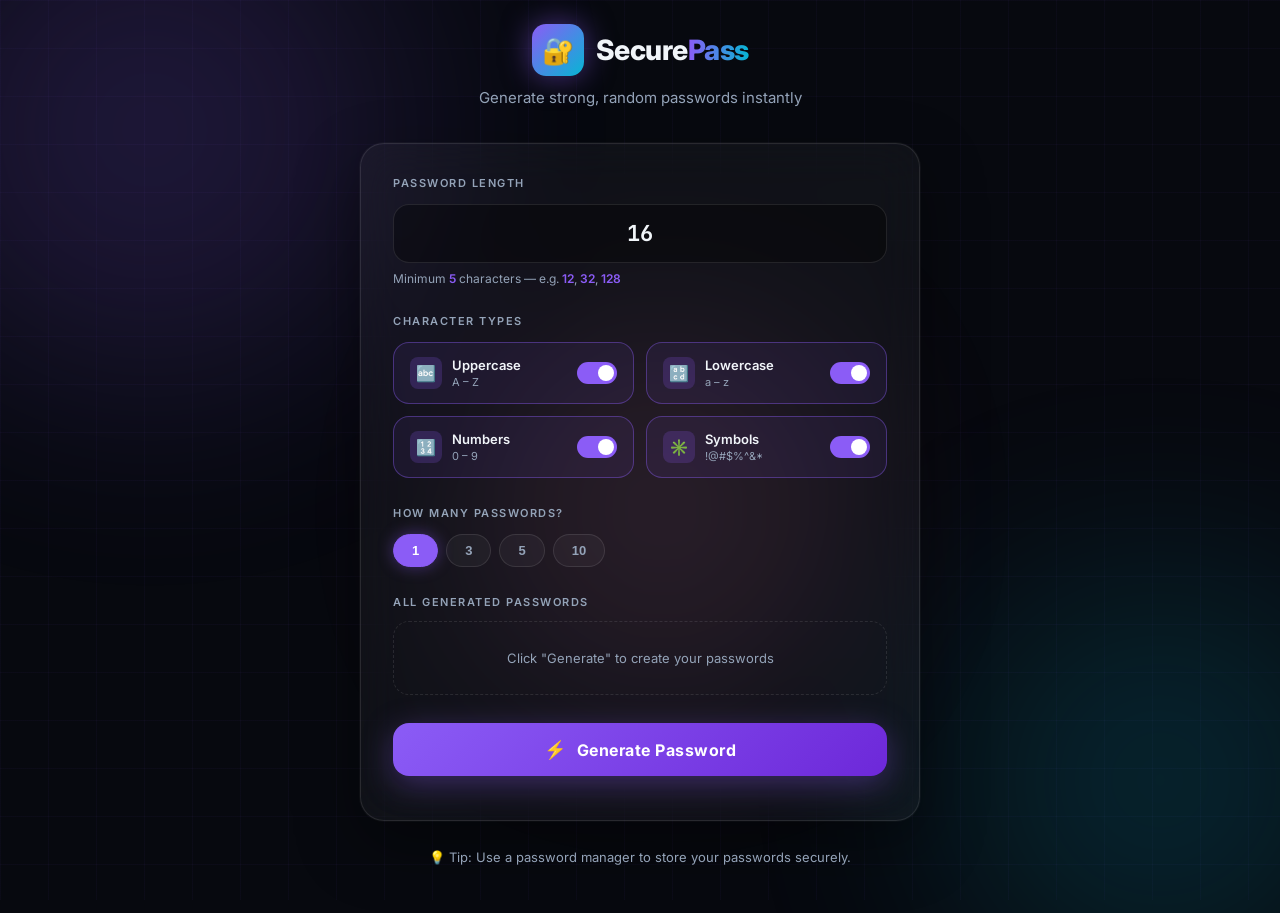
<file: PG/index.html>
<!DOCTYPE html>
<html lang="en">
<head>
  <meta charset="UTF-8" />
  <meta name="viewport" content="width=device-width, initial-scale=1.0" />
  <title>SecurePass — Password Generator</title>
  <meta name="description" content="Generate strong, random, and secure passwords instantly with SecurePass. Customize length and complexity with ease." />
  <link rel="preconnect" href="https://fonts.googleapis.com" />
  <link href="https://fonts.googleapis.com/css2?family=Inter:wght@300;400;500;600;700;800&family=JetBrains+Mono:wght@400;600&display=swap" rel="stylesheet" />
  <style>
    /* ── Reset & Base ── */
    *, *::before, *::after { box-sizing: border-box; margin: 0; padding: 0; }

    :root {
      --bg:          #07090f;
      --surface:     rgba(255,255,255,0.04);
      --surface-2:   rgba(255,255,255,0.08);
      --border:      rgba(255,255,255,0.10);
      --border-glow: rgba(139,92,246,0.40);
      --accent:      #8b5cf6;
      --accent-2:    #06b6d4;
      --accent-3:    #f472b6;
      --text:        #f1f5f9;
      --muted:       #94a3b8;
      --weak:        #ef4444;
      --fair:        #f97316;
      --good:        #eab308;
      --strong:      #22c55e;
      --radius:      16px;
    }

    html { scroll-behavior: smooth; }

    body {
      min-height: 100vh;
      font-family: 'Inter', sans-serif;
      background: var(--bg);
      color: var(--text);
      display: flex;
      flex-direction: column;
      align-items: center;
      justify-content: center;
      padding: 24px 16px 48px;
      position: relative;
      overflow-x: hidden;
    }

    /* ── Animated background blobs ── */
    .blob {
      position: fixed;
      border-radius: 50%;
      filter: blur(120px);
      opacity: 0.18;
      pointer-events: none;
      animation: drift 12s ease-in-out infinite alternate;
    }
    .blob-1 { width: 500px; height: 500px; background: #8b5cf6; top: -120px; left: -100px; animation-delay: 0s; }
    .blob-2 { width: 400px; height: 400px; background: #06b6d4; bottom: -80px; right: -80px; animation-delay: -4s; }
    .blob-3 { width: 300px; height: 300px; background: #f472b6; top: 40%; left: 40%; animation-delay: -8s; }

    @keyframes drift {
      from { transform: translate(0, 0) scale(1); }
      to   { transform: translate(30px, 20px) scale(1.05); }
    }

    /* ── Grid overlay ── */
    body::before {
      content: '';
      position: fixed; inset: 0;
      background-image:
        linear-gradient(rgba(139,92,246,0.04) 1px, transparent 1px),
        linear-gradient(90deg, rgba(139,92,246,0.04) 1px, transparent 1px);
      background-size: 48px 48px;
      pointer-events: none;
    }

    /* ── Header ── */
    .header {
      text-align: center;
      margin-bottom: 36px;
      position: relative;
      z-index: 1;
    }

    .logo {
      display: inline-flex;
      align-items: center;
      gap: 12px;
      margin-bottom: 12px;
    }

    .logo-icon {
      width: 52px; height: 52px;
      background: linear-gradient(135deg, var(--accent), var(--accent-2));
      border-radius: 14px;
      display: flex; align-items: center; justify-content: center;
      font-size: 26px;
      box-shadow: 0 0 30px rgba(139,92,246,0.5);
      animation: pulse-glow 3s ease-in-out infinite;
    }

    @keyframes pulse-glow {
      0%, 100% { box-shadow: 0 0 20px rgba(139,92,246,0.4); }
      50%       { box-shadow: 0 0 40px rgba(139,92,246,0.7), 0 0 60px rgba(6,182,212,0.3); }
    }

    .logo-text { font-size: 28px; font-weight: 800; letter-spacing: -0.5px; }
    .logo-text span { background: linear-gradient(90deg, var(--accent), var(--accent-2)); -webkit-background-clip: text; -webkit-text-fill-color: transparent; }

    .tagline { color: var(--muted); font-size: 15px; font-weight: 400; }

    /* ── Card ── */
    .card {
      width: 100%;
      max-width: 560px;
      background: var(--surface);
      border: 1px solid var(--border);
      border-radius: 24px;
      padding: 32px;
      backdrop-filter: blur(24px);
      -webkit-backdrop-filter: blur(24px);
      position: relative;
      z-index: 1;
      box-shadow: 0 24px 64px rgba(0,0,0,0.4), 0 0 0 1px rgba(255,255,255,0.04);
      animation: card-in 0.6s cubic-bezier(0.16,1,0.3,1) both;
    }

    @keyframes card-in {
      from { opacity: 0; transform: translateY(24px) scale(0.98); }
      to   { opacity: 1; transform: translateY(0) scale(1); }
    }

    /* ── Strength badge (inline per row) ── */
    .strength-badge {
      font-size: 10px;
      font-weight: 700;
      letter-spacing: 0.8px;
      text-transform: uppercase;
      padding: 3px 9px;
      border-radius: 20px;
      border: 1px solid currentColor;
      white-space: nowrap;
      flex-shrink: 0;
    }

    /* ── Section label ── */
    .section-label {
      font-size: 11px;
      font-weight: 600;
      letter-spacing: 1.5px;
      text-transform: uppercase;
      color: var(--muted);
      margin-bottom: 14px;
    }

    /* ── Length Input ── */
    .length-wrap { margin-bottom: 28px; }

    .length-header {
      display: flex;
      justify-content: space-between;
      align-items: center;
      margin-bottom: 14px;
    }

    .length-input-row {
      display: flex;
      align-items: center;
      gap: 12px;
    }

    .length-input {
      flex: 1;
      background: rgba(0,0,0,0.35);
      border: 1px solid var(--border);
      border-radius: var(--radius);
      padding: 14px 18px;
      font-family: 'JetBrains Mono', monospace;
      font-size: 22px;
      font-weight: 700;
      color: var(--text);
      outline: none;
      transition: border-color 0.25s, box-shadow 0.25s;
      width: 100%;
      text-align: center;
      -moz-appearance: textfield;
    }

    .length-input::-webkit-outer-spin-button,
    .length-input::-webkit-inner-spin-button { -webkit-appearance: none; }

    .length-input:focus {
      border-color: var(--border-glow);
      box-shadow: 0 0 0 3px rgba(139,92,246,0.15);
    }

    .length-input.invalid {
      border-color: #ef4444;
      box-shadow: 0 0 0 3px rgba(239,68,68,0.15);
    }

    .length-hint {
      font-size: 12px;
      color: var(--muted);
      margin-top: 8px;
    }

    .length-hint span {
      color: var(--accent);
      font-weight: 600;
    }

    /* ── Toggles ── */
    .toggles-grid {
      display: grid;
      grid-template-columns: 1fr 1fr;
      gap: 12px;
      margin-bottom: 28px;
    }

    .toggle-card {
      background: var(--surface);
      border: 1px solid var(--border);
      border-radius: var(--radius);
      padding: 14px 16px;
      display: flex;
      align-items: center;
      justify-content: space-between;
      cursor: pointer;
      transition: border-color 0.25s, background 0.25s, transform 0.15s;
      user-select: none;
    }

    .toggle-card:hover { background: var(--surface-2); transform: translateY(-1px); }
    .toggle-card.active { border-color: var(--border-glow); background: rgba(139,92,246,0.08); }

    .toggle-info { display: flex; align-items: center; gap: 10px; }

    .toggle-icon {
      width: 32px; height: 32px;
      border-radius: 8px;
      display: flex; align-items: center; justify-content: center;
      font-size: 16px;
      background: rgba(255,255,255,0.06);
      transition: background 0.25s;
    }

    .toggle-card.active .toggle-icon { background: rgba(139,92,246,0.2); }

    .toggle-name { font-size: 13px; font-weight: 600; color: var(--text); }
    .toggle-desc { font-size: 11px; color: var(--muted); margin-top: 2px; }

    /* Custom toggle switch */
    .switch {
      position: relative;
      width: 40px; height: 22px;
      flex-shrink: 0;
    }

    .switch input { display: none; }

    .switch-track {
      position: absolute; inset: 0;
      background: rgba(255,255,255,0.1);
      border-radius: 99px;
      transition: background 0.3s;
    }

    .switch-thumb {
      position: absolute;
      top: 3px; left: 3px;
      width: 16px; height: 16px;
      background: #fff;
      border-radius: 50%;
      transition: transform 0.3s cubic-bezier(0.34,1.56,0.64,1);
    }

    .switch input:checked ~ .switch-track { background: var(--accent); }
    .switch input:checked ~ .switch-thumb { transform: translateX(18px); }

    /* ── Count selector ── */
    .count-wrap { margin-bottom: 28px; }

    .count-pills {
      display: flex;
      gap: 8px;
      flex-wrap: wrap;
    }

    .count-pill {
      padding: 8px 18px;
      border-radius: 99px;
      border: 1px solid var(--border);
      background: var(--surface);
      color: var(--muted);
      font-size: 13px;
      font-weight: 600;
      cursor: pointer;
      transition: all 0.2s;
    }

    .count-pill:hover { border-color: var(--accent); color: var(--accent); }
    .count-pill.active { background: var(--accent); border-color: var(--accent); color: #fff; box-shadow: 0 0 16px rgba(139,92,246,0.4); }

    /* ── Generate button ── */
    .generate-btn {
      width: 100%;
      padding: 16px;
      border: none;
      border-radius: var(--radius);
      background: linear-gradient(135deg, var(--accent), #6d28d9);
      color: #fff;
      font-family: 'Inter', sans-serif;
      font-size: 16px;
      font-weight: 700;
      letter-spacing: 0.5px;
      cursor: pointer;
      position: relative;
      overflow: hidden;
      transition: transform 0.2s, box-shadow 0.3s;
      box-shadow: 0 8px 32px rgba(139,92,246,0.35);
      margin-bottom: 12px;
    }

    .generate-btn::before {
      content: '';
      position: absolute; inset: 0;
      background: linear-gradient(135deg, rgba(255,255,255,0.15), transparent);
      opacity: 0;
      transition: opacity 0.2s;
    }

    .generate-btn:hover { transform: translateY(-2px); box-shadow: 0 12px 40px rgba(139,92,246,0.5); }
    .generate-btn:hover::before { opacity: 1; }
    .generate-btn:active { transform: translateY(0); }

    .generate-btn.spinning .btn-icon { animation: spin 0.6s linear; }

    @keyframes spin { to { transform: rotate(360deg); } }

    .btn-inner {
      display: flex; align-items: center; justify-content: center; gap: 10px;
      pointer-events: none;
    }

    .btn-icon { font-size: 18px; display: inline-block; }

    /* ── Password list ── */
    .history-wrap {
      margin-top: 0;
      margin-bottom: 28px;
    }

    .history-empty {
      text-align: center;
      color: var(--muted);
      font-size: 13px;
      padding: 28px 0;
      border: 1px dashed var(--border);
      border-radius: var(--radius);
    }

    .history-item {
      display: flex;
      align-items: center;
      justify-content: space-between;
      padding: 14px 16px;
      background: rgba(0,0,0,0.28);
      border: 1px solid var(--border);
      border-radius: 12px;
      margin-bottom: 10px;
      animation: slide-in 0.35s cubic-bezier(0.16,1,0.3,1) both;
      gap: 12px;
      transition: border-color 0.2s;
    }

    .history-item:hover { border-color: var(--border-glow); }

    @keyframes slide-in {
      from { opacity: 0; transform: translateY(-8px); }
      to   { opacity: 1; transform: translateY(0); }
    }

    .history-left {
      display: flex;
      flex-direction: column;
      gap: 6px;
      flex: 1;
      min-width: 0;
    }

    .history-pwd {
      font-family: 'JetBrains Mono', monospace;
      font-size: 14px;
      font-weight: 600;
      color: var(--text);
      word-break: break-all;
    }

    .history-meta {
      display: flex;
      align-items: center;
      gap: 8px;
    }

    .history-len {
      font-size: 11px;
      color: var(--muted);
    }

    .history-copy {
      flex-shrink: 0;
      padding: 7px 14px;
      border-radius: 8px;
      border: 1px solid var(--border);
      background: var(--surface-2);
      color: var(--muted);
      font-size: 12px;
      font-weight: 600;
      cursor: pointer;
      transition: all 0.2s;
    }

    .history-copy:hover { border-color: var(--accent); color: var(--accent); background: rgba(139,92,246,0.1); }
    .history-copy.copied { border-color: var(--strong); color: var(--strong); background: rgba(34,197,94,0.1); }

    /* ── Footer ── */
    .footer {
      margin-top: 28px;
      text-align: center;
      color: var(--muted);
      font-size: 13px;
      position: relative;
      z-index: 1;
    }

    .footer a { color: var(--accent); text-decoration: none; }

    /* ── Toast ── */
    .toast {
      position: fixed;
      bottom: 32px;
      left: 50%;
      transform: translateX(-50%) translateY(80px);
      background: rgba(34,197,94,0.15);
      border: 1px solid rgba(34,197,94,0.4);
      color: var(--strong);
      padding: 10px 20px;
      border-radius: 99px;
      font-size: 13px;
      font-weight: 600;
      backdrop-filter: blur(12px);
      transition: transform 0.4s cubic-bezier(0.34,1.56,0.64,1), opacity 0.3s;
      z-index: 9999;
      pointer-events: none;
      opacity: 0;
    }

    .toast.show { transform: translateX(-50%) translateY(0); opacity: 1; }

    /* ── Responsive ── */
    @media (max-width: 480px) {
      .card { padding: 24px 18px; }
      .toggles-grid { grid-template-columns: 1fr; }
      .output-box { font-size: 15px; }
    }
  </style>
</head>
<body>

  <!-- Animated blobs -->
  <div class="blob blob-1"></div>
  <div class="blob blob-2"></div>
  <div class="blob blob-3"></div>

  <!-- Header -->
  <header class="header">
    <div class="logo">
      <div class="logo-icon">🔐</div>
      <div class="logo-text">Secure<span>Pass</span></div>
    </div>
    <p class="tagline">Generate strong, random passwords instantly</p>
  </header>

  <!-- Main Card -->
  <main class="card" role="main">

    <!-- Length Input -->
    <div class="length-wrap">
      <div class="section-label">Password Length</div>
      <div class="length-input-row">
        <input
          type="number"
          id="lengthInput"
          value="16"
          min="5"
          placeholder="e.g. 24"
          class="length-input"
          aria-label="Password length"
        />
      </div>
      <div class="length-hint">Minimum <span>5</span> characters &mdash; e.g. <span>12</span>, <span>32</span>, <span>128</span></div>
    </div>

    <!-- Complexity Toggles -->
    <div class="section-label">Character Types</div>
    <div class="toggles-grid">

      <label class="toggle-card active" id="card-upper" for="toggle-upper">
        <div class="toggle-info">
          <div class="toggle-icon">🔤</div>
          <div>
            <div class="toggle-name">Uppercase</div>
            <div class="toggle-desc">A – Z</div>
          </div>
        </div>
        <div class="switch">
          <input type="checkbox" id="toggle-upper" checked />
          <div class="switch-track"></div>
          <div class="switch-thumb"></div>
        </div>
      </label>

      <label class="toggle-card active" id="card-lower" for="toggle-lower">
        <div class="toggle-info">
          <div class="toggle-icon">🔡</div>
          <div>
            <div class="toggle-name">Lowercase</div>
            <div class="toggle-desc">a – z</div>
          </div>
        </div>
        <div class="switch">
          <input type="checkbox" id="toggle-lower" checked />
          <div class="switch-track"></div>
          <div class="switch-thumb"></div>
        </div>
      </label>

      <label class="toggle-card active" id="card-digits" for="toggle-digits">
        <div class="toggle-info">
          <div class="toggle-icon">🔢</div>
          <div>
            <div class="toggle-name">Numbers</div>
            <div class="toggle-desc">0 – 9</div>
          </div>
        </div>
        <div class="switch">
          <input type="checkbox" id="toggle-digits" checked />
          <div class="switch-track"></div>
          <div class="switch-thumb"></div>
        </div>
      </label>

      <label class="toggle-card active" id="card-symbols" for="toggle-symbols">
        <div class="toggle-info">
          <div class="toggle-icon">✳️</div>
          <div>
            <div class="toggle-name">Symbols</div>
            <div class="toggle-desc">!@#$%^&amp;*</div>
          </div>
        </div>
        <div class="switch">
          <input type="checkbox" id="toggle-symbols" checked />
          <div class="switch-track"></div>
          <div class="switch-thumb"></div>
        </div>
      </label>

    </div>

    <!-- Count selector -->
    <div class="count-wrap">
      <div class="section-label">How Many Passwords?</div>
      <div class="count-pills">
        <button class="count-pill active" data-count="1" id="pill-1">1</button>
        <button class="count-pill" data-count="3" id="pill-3">3</button>
        <button class="count-pill" data-count="5" id="pill-5">5</button>
        <button class="count-pill" data-count="10" id="pill-10">10</button>
      </div>
    </div>

    <!-- All Generated Passwords (always shown) -->
    <div class="history-wrap" id="historyWrap">
      <div class="section-label" style="margin-bottom:12px;">All Generated Passwords</div>
      <div id="historyList">
        <div class="history-empty">Click "Generate" to create your passwords</div>
      </div>
    </div>

    <!-- Generate Button -->
    <button class="generate-btn" id="generateBtn" aria-label="Generate password">
      <div class="btn-inner">
        <span class="btn-icon" id="btnIcon">⚡</span>
        Generate Password
      </div>
    </button>

  </main>

  <!-- Footer -->
  <footer class="footer">
    <p>💡 Tip: Use a password manager to store your passwords securely.</p>
  </footer>

  <!-- Toast notification -->
  <div class="toast" id="toast" role="alert" aria-live="polite">✓ Copied to clipboard!</div>

  <script>
    // ── State ──────────────────────────────────────────────────────────────────
    let selectedCount = 1;

    // ── Elements ───────────────────────────────────────────────────────────────
    const lengthInput   = document.getElementById('lengthInput');
    const generateBtn   = document.getElementById('generateBtn');
    const historyList   = document.getElementById('historyList');
    const toast         = document.getElementById('toast');

    const toggleUpper   = document.getElementById('toggle-upper');
    const toggleLower   = document.getElementById('toggle-lower');
    const toggleDigits  = document.getElementById('toggle-digits');
    const toggleSymbols = document.getElementById('toggle-symbols');

    // ── Length input validation ─────────────────────────────────────────────────
    lengthInput.addEventListener('input', () => {
      const val = parseInt(lengthInput.value);
      if (!lengthInput.value || val < 5) {
        lengthInput.classList.add('invalid');
      } else {
        lengthInput.classList.remove('invalid');
      }
    });

    // ── Toggle cards ──────────────────────────────────────────────────────────
    ['upper','lower','digits','symbols'].forEach(key => {
      const chk  = document.getElementById(`toggle-${key}`);
      const card = document.getElementById(`card-${key}`);
      chk.addEventListener('change', () => {
        card.classList.toggle('active', chk.checked);
      });
    });

    // ── Count pills ────────────────────────────────────────────────────────────
    document.querySelectorAll('.count-pill').forEach(pill => {
      pill.addEventListener('click', () => {
        document.querySelectorAll('.count-pill').forEach(p => p.classList.remove('active'));
        pill.classList.add('active');
        selectedCount = parseInt(pill.dataset.count);
      });
    });

    // ── Password Generation ────────────────────────────────────────────────────
    const CHARS = {
      upper:   'ABCDEFGHIJKLMNOPQRSTUVWXYZ',
      lower:   'abcdefghijklmnopqrstuvwxyz',
      digits:  '0123456789',
      symbols: '!@#$%^&*()_+-=[]{}|;:,.<>?'
    };

    function generateOne(length) {
      const pools = [];
      const guaranteed = [];

      if (toggleUpper.checked)   { pools.push(CHARS.upper);   guaranteed.push(randChar(CHARS.upper)); }
      if (toggleLower.checked)   { pools.push(CHARS.lower);   guaranteed.push(randChar(CHARS.lower)); }
      if (toggleDigits.checked)  { pools.push(CHARS.digits);  guaranteed.push(randChar(CHARS.digits)); }
      if (toggleSymbols.checked) { pools.push(CHARS.symbols); guaranteed.push(randChar(CHARS.symbols)); }

      if (pools.length === 0) return 'Enable at least one character type';

      const fullPool = pools.join('');
      const remaining = Math.max(0, length - guaranteed.length);
      const extra = Array.from({ length: remaining }, () => randChar(fullPool));
      const all = [...guaranteed, ...extra];

      // Fisher-Yates shuffle
      for (let i = all.length - 1; i > 0; i--) {
        const j = Math.floor(Math.random() * (i + 1));
        [all[i], all[j]] = [all[j], all[i]];
      }
      return all.join('');
    }

    function randChar(str) {
      return str[Math.floor(Math.random() * str.length)];
    }

    // ── Strength Scoring ───────────────────────────────────────────────────────
    function scorePassword(pwd) {
      let s = 0;
      if (pwd.length >= 8)  s++;
      if (pwd.length >= 12) s++;
      if (pwd.length >= 20) s++;
      if (/[a-z]/.test(pwd)) s++;
      if (/[A-Z]/.test(pwd)) s++;
      if (/\d/.test(pwd))    s++;
      if (/[^a-zA-Z0-9]/.test(pwd)) s++;
      return s;
    }

    const STRENGTH_LEVELS = [
      { min: 0, label: 'Too Weak',   color: '#ef4444' },
      { min: 3, label: 'Weak',       color: '#f97316' },
      { min: 4, label: 'Fair',       color: '#eab308' },
      { min: 5, label: 'Good',       color: '#22c55e' },
      { min: 6, label: 'Strong',     color: '#06b6d4' },
      { min: 7, label: 'Very Strong',color: '#8b5cf6' },
    ];

    function getStrength(pwd) {
      const score = scorePassword(pwd);
      let lvl = STRENGTH_LEVELS[0];
      for (const l of STRENGTH_LEVELS) { if (score >= l.min) lvl = l; }
      return lvl;
    }

    // ── Generate handler ───────────────────────────────────────────────────────
    generateBtn.addEventListener('click', () => {
      const len = parseInt(lengthInput.value) || 16;
      if (len < 5) { lengthInput.classList.add('invalid'); return; }
      lengthInput.classList.remove('invalid');

      // Spin animation
      const icon = document.getElementById('btnIcon');
      icon.style.animation = 'none';
      void icon.offsetWidth;
      icon.style.animation = 'spin 0.5s linear';

      const passwords = Array.from({ length: selectedCount }, () => generateOne(len));

      // Render all passwords
      historyList.innerHTML = '';
      passwords.forEach((pwd, i) => {
        const lvl  = getStrength(pwd);
        const item = document.createElement('div');
        item.className = 'history-item';
        item.style.animationDelay = `${i * 55}ms`;
        item.innerHTML = `
          <div class="history-left">
            <div class="history-pwd">${escapeHtml(pwd)}</div>
            <div class="history-meta">
              <span class="strength-badge" style="color:${lvl.color};border-color:${lvl.color}">${lvl.label}</span>
              <span class="history-len">${pwd.length} chars</span>
            </div>
          </div>
          <button class="history-copy" data-pwd="${escapeHtml(pwd)}" aria-label="Copy password ${i+1}">Copy</button>
        `;
        historyList.appendChild(item);
      });

      // Attach copy handlers
      document.querySelectorAll('.history-copy').forEach(btn => {
        btn.addEventListener('click', () => {
          copyToClipboard(btn.dataset.pwd);
          btn.textContent = 'Copied!';
          btn.classList.add('copied');
          setTimeout(() => { btn.textContent = 'Copy'; btn.classList.remove('copied'); }, 2000);
        });
      });
    });

    function copyToClipboard(text) {
      navigator.clipboard.writeText(text).then(() => showToast('✓ Copied to clipboard!'));
    }

    function showToast(msg) {
      toast.textContent = msg;
      toast.classList.add('show');
      setTimeout(() => toast.classList.remove('show'), 2500);
    }

    function escapeHtml(str) {
      return str.replace(/&/g,'&amp;').replace(/</g,'&lt;').replace(/>/g,'&gt;').replace(/"/g,'&quot;');
    }


  </script>
</body>
</html>
</file>
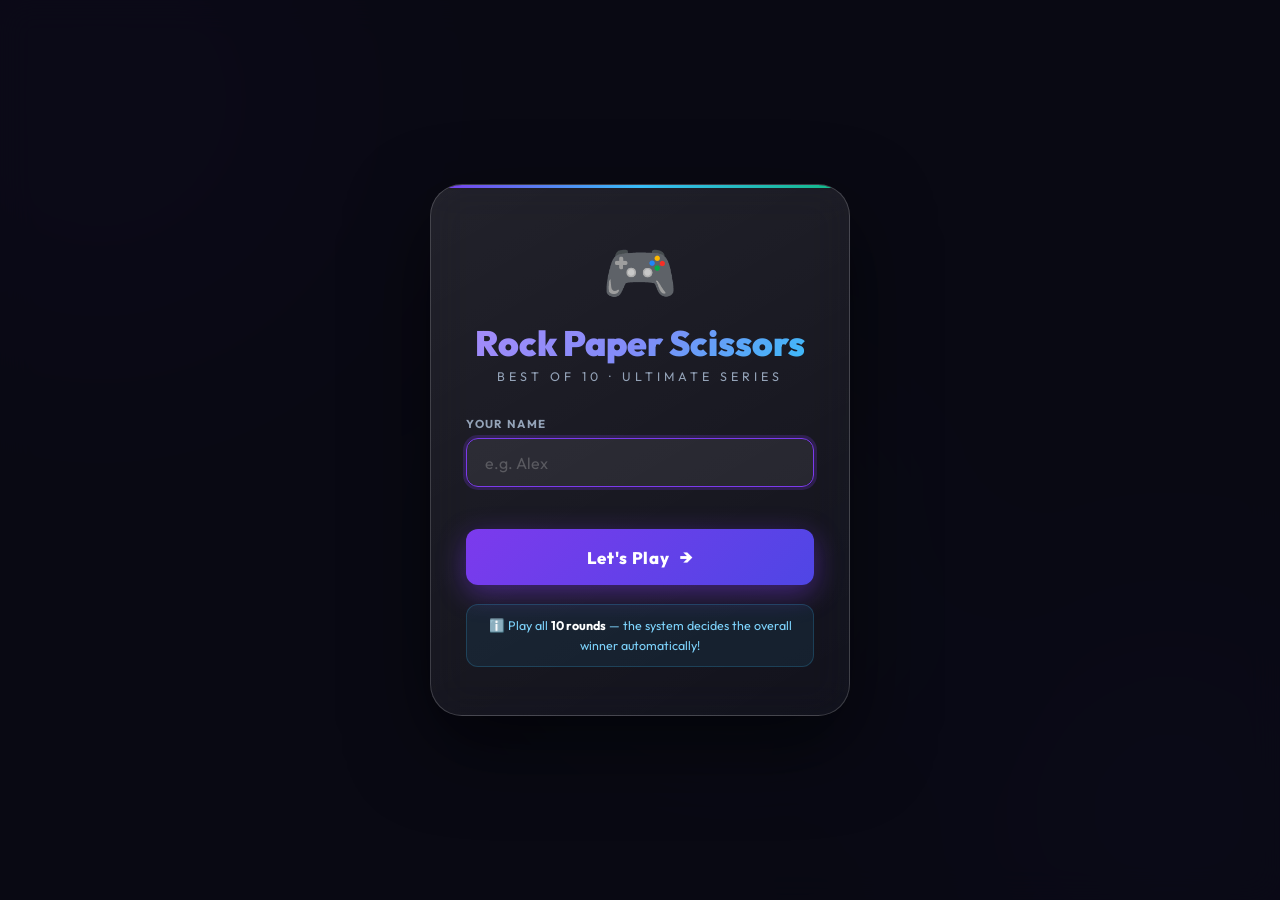
<file: RPS/index.html>
<!DOCTYPE html>
<html lang="en">
<head>
  <meta charset="UTF-8" />
  <meta name="viewport" content="width=device-width, initial-scale=1.0" />
  <title>Rock Paper Scissors – Best of 10</title>
  <meta name="description" content="Play Rock Paper Scissors – Best of 10. Enter your name, play 10 rounds, and let the system crown the winner!" />
  <link rel="preconnect" href="https://fonts.googleapis.com" />
  <link rel="preconnect" href="https://fonts.gstatic.com" crossorigin />
  <link href="https://fonts.googleapis.com/css2?family=Outfit:wght@400;600;700;800;900&display=swap" rel="stylesheet" />
  <link rel="stylesheet" href="style.css" />
</head>
<body>

  <!-- ░░ Ambient background blobs ░░ -->
  <div class="blob blob-1"></div>
  <div class="blob blob-2"></div>
  <div class="blob blob-3"></div>

  <!-- ════════════════════════════════════════
       SCREEN 1 · NAME ENTRY
       ════════════════════════════════════════ -->
  <div id="name-screen" class="name-screen">
    <div class="name-card">

      <div class="name-card-icon">🎮</div>
      <h1 class="name-card-title">Rock Paper Scissors</h1>
      <p  class="name-card-sub">Best of 10 · Ultimate Series</p>

      <div class="field-group">
        <label class="field-label" for="name-input">Your name</label>
        <input
          id="name-input"
          class="field-input"
          type="text"
          placeholder="e.g. Alex"
          maxlength="20"
          autocomplete="off"
          spellcheck="false"
        />
        <p id="name-error" class="field-error" role="alert"></p>
      </div>

      <button id="start-btn" class="btn-start">
        Let's Play <span class="btn-arrow">→</span>
      </button>

      <p class="name-note">
        ℹ️ Play all <strong>10 rounds</strong> — the system decides the overall winner automatically!
      </p>
    </div>
  </div>

  <!-- ════════════════════════════════════════
       FINAL RESULT OVERLAY (full-screen)
       ════════════════════════════════════════ -->
  <div id="final-overlay" class="final-overlay" role="dialog" aria-modal="true" aria-labelledby="final-title">
    <canvas id="final-canvas" class="final-canvas"></canvas>

    <div class="final-card">
      <div id="final-icon"    class="final-icon">🏆</div>
      <h2  id="final-title"   class="final-title">Congratulations!</h2>
      <p   id="final-name"    class="final-name"></p>
      <p   id="final-message" class="final-message"></p>

      <div class="final-scores">
        <div class="fscore win">
          <span id="f-wins"   class="fscore-num">0</span>
          <span class="fscore-label">Your Wins</span>
        </div>
        <div class="fscore draw">
          <span id="f-draws"  class="fscore-num">0</span>
          <span class="fscore-label">Draws</span>
        </div>
        <div class="fscore loss">
          <span id="f-losses" class="fscore-num">0</span>
          <span class="fscore-label">CPU Wins</span>
        </div>
      </div>

      <div id="final-dots" class="final-dots"></div>

      <div class="final-actions">
        <button id="btn-play-again"    class="btn-again">▶ Play Again</button>
        <button id="btn-change-player" class="btn-change">✎ Change Player</button>
      </div>
    </div>
  </div>

  <!-- ════════════════════════════════════════
       HISTORY DRAWER (slides in from right)
       ════════════════════════════════════════ -->
  <div id="drawer-backdrop" class="drawer-backdrop"></div>
  <aside id="history-drawer" class="history-drawer" aria-label="Match History">
    <div class="drawer-header">
      <span class="drawer-title">📋 Match History</span>
      <button id="btn-close-drawer" class="btn-close-drawer" aria-label="Close">✕</button>
    </div>
    <div id="history-list" class="history-list">
      <p id="history-empty" class="history-empty">No rounds yet. Start playing!</p>
    </div>
  </aside>

  <!-- ════════════════════════════════════════
       SCREEN 2 · MAIN GAME
       ════════════════════════════════════════ -->
  <main id="game-screen" class="game-screen hidden">

    <!-- Header -->
    <header class="header">
      <div class="logo">
        <span class="logo-icon">✊</span>
        <h1 class="logo-title">Rock Paper Scissors</h1>
      </div>
      <p class="logo-sub">Best of 10 Series</p>
    </header>

    <!-- Info note -->
    <div class="info-note">
      <span>ℹ️</span>
      <span>Play all <strong>10 rounds</strong> — the system automatically decides the overall <strong>Winner</strong> at the end.</span>
    </div>

    <!-- Round tracker -->
    <section class="round-bar">
      <div class="round-bar-top">
        <span class="round-label">Round <span id="round-current">1</span> / 10</span>
        <button id="btn-history" class="btn-history">📋 History</button>
      </div>

      <div class="dots-row" id="dots-row">
        <!-- 10 dots injected by JS -->
      </div>

      <div class="progress-track">
        <div id="progress-fill" class="progress-fill"></div>
      </div>
    </section>

    <!-- Scoreboard -->
    <section class="scoreboard">
      <div class="score-card">
        <span class="score-label">Your Wins</span>
        <span id="score-wins"  class="score-val">0</span>
      </div>
      <div class="score-card draw">
        <span class="score-label">Draws</span>
        <span id="score-draws" class="score-val">0</span>
      </div>
      <div class="score-card loss">
        <span class="score-label">CPU Wins</span>
        <span id="score-losses" class="score-val">0</span>
      </div>
    </section>

    <!-- Battle arena -->
    <section class="arena">
      <div class="side">
        <p id="player-label" class="side-label">You</p>
        <div id="player-orb" class="orb">
          <span id="player-emoji" class="orb-emoji">❓</span>
        </div>
        <p id="player-choice" class="side-choice">–</p>
      </div>

      <div class="vs">VS</div>

      <div class="side">
        <p class="side-label">CPU</p>
        <div id="cpu-orb" class="orb">
          <span id="cpu-emoji" class="orb-emoji">❓</span>
        </div>
        <p id="cpu-choice" class="side-choice">–</p>
      </div>
    </section>

    <!-- Result banner -->
    <div id="result-banner" class="result-banner" aria-live="polite">
      <span id="result-text">Make your move!</span>
    </div>

    <!-- Choice buttons -->
    <section class="choices">
      <p class="choices-hint">Choose your weapon &nbsp;·&nbsp; <kbd>R</kbd> <kbd>P</kbd> <kbd>S</kbd></p>
      <div class="choices-row">
        <button class="choice-btn" id="btn-rock"     data-choice="rock">
          <span class="choice-emoji">✊</span>
          <span class="choice-name">Rock</span>
          <span class="choice-glow"></span>
        </button>
        <button class="choice-btn" id="btn-paper"    data-choice="paper">
          <span class="choice-emoji">✋</span>
          <span class="choice-name">Paper</span>
          <span class="choice-glow"></span>
        </button>
        <button class="choice-btn" id="btn-scissors" data-choice="scissors">
          <span class="choice-emoji">✌️</span>
          <span class="choice-name">Scissors</span>
          <span class="choice-glow"></span>
        </button>
      </div>
    </section>

    <!-- New game -->
    <div class="game-footer">
      <button id="btn-new-game" class="btn-new-game">↺ New Game</button>
    </div>

  </main>

  <!-- Background particle canvas -->
  <canvas id="bg-canvas" class="bg-canvas"></canvas>

  <script src="game.js"></script>
</body>
</html>
</file>
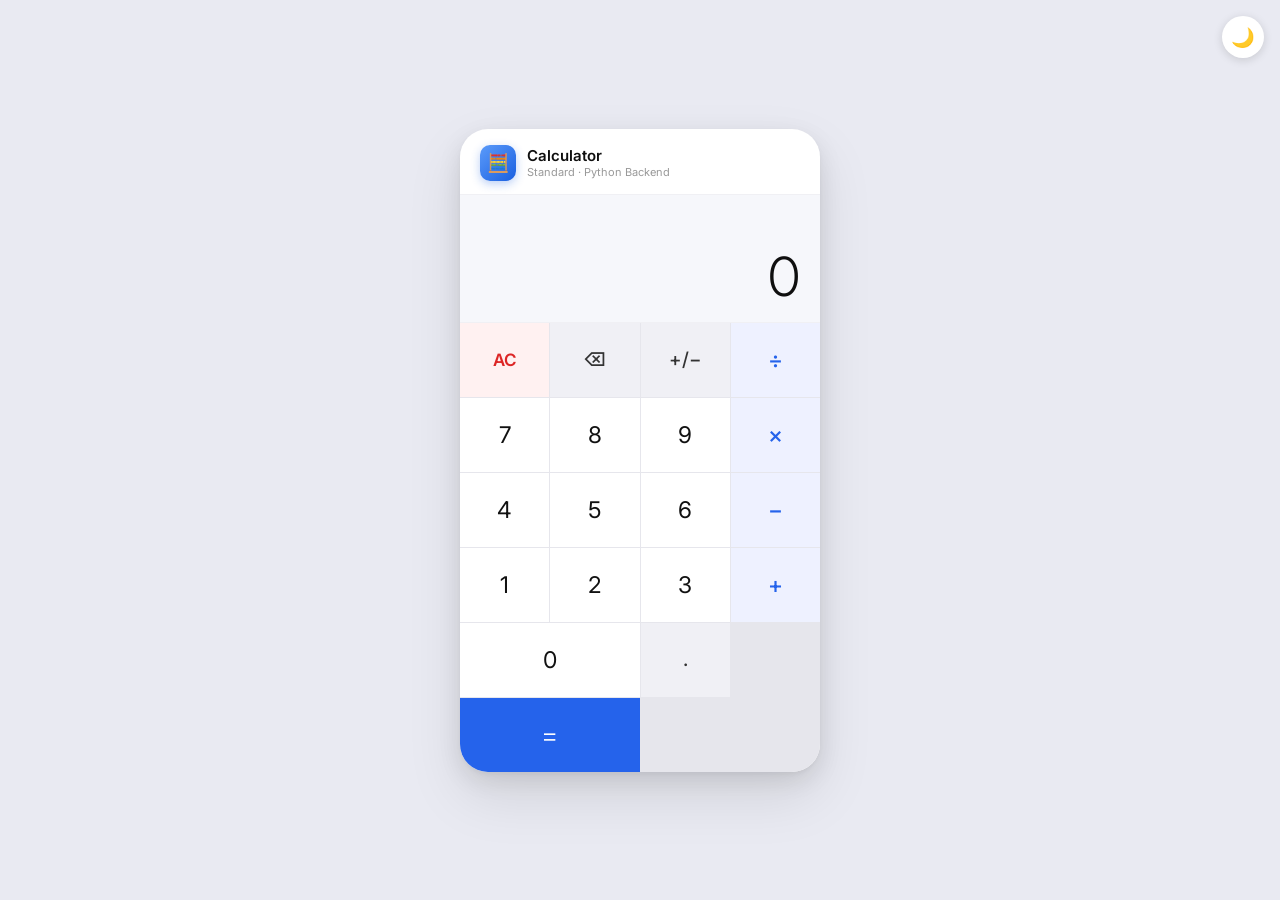
<file: CALCULATOR/templates/index.html>
<!DOCTYPE html>
<html lang="en">
<head>
  <meta charset="UTF-8" />
  <meta name="viewport" content="width=device-width, initial-scale=1.0" />
  <title>Calculator</title>
  <meta name="description" content="Clean standard calculator powered by Python & Flask" />
  <link href="https://fonts.googleapis.com/css2?family=Inter:wght@300;400;500;600&display=swap" rel="stylesheet" />

  <style>
    /* ── RESET ── */
    *, *::before, *::after { margin: 0; padding: 0; box-sizing: border-box; }

    /* ── BODY ── */
    body {
      min-height: 100vh;
      display: flex;
      align-items: center;
      justify-content: center;
      background: #e9eaf2;
      font-family: 'Inter', sans-serif;
      transition: background .35s;
    }
    body.dark { background: #111114; }

    /* ── THEME BUTTON ── */
    #themeBtn {
      position: fixed;
      top: 16px; right: 16px;
      width: 42px; height: 42px;
      border: none; border-radius: 50%;
      background: #fff;
      box-shadow: 0 2px 10px rgba(0,0,0,.14);
      font-size: 19px;
      cursor: pointer;
      display: flex; align-items: center; justify-content: center;
      transition: background .3s, transform .2s;
      z-index: 100;
    }
    body.dark #themeBtn { background: #27272c; }
    #themeBtn:hover { transform: scale(1.1); }

    /* ── CARD ── */
    .card {
      width: 360px;
      background: #fff;
      border-radius: 28px;
      overflow: hidden;
      box-shadow:
        0 2px 4px rgba(0,0,0,.04),
        0 8px 24px rgba(0,0,0,.09),
        0 24px 56px rgba(0,0,0,.1);
      animation: rise .4s cubic-bezier(.22,1,.36,1) both;
    }
    body.dark .card {
      background: #1c1c20;
      box-shadow:
        0 2px 4px rgba(0,0,0,.3),
        0 8px 24px rgba(0,0,0,.5),
        0 24px 56px rgba(0,0,0,.6);
    }
    @keyframes rise {
      from { opacity: 0; transform: translateY(28px) scale(.97); }
      to   { opacity: 1; transform: translateY(0)    scale(1); }
    }

    /* ── HEADER ── */
    .header {
      padding: 16px 20px 13px;
      display: flex;
      align-items: center;
      gap: 11px;
      border-bottom: 1px solid #f0f0f4;
    }
    body.dark .header { border-color: #2c2c32; }

    .header-icon {
      width: 36px; height: 36px;
      background: linear-gradient(135deg, #5b9bfa 0%, #1a5fe0 100%);
      border-radius: 10px;
      display: flex; align-items: center; justify-content: center;
      font-size: 18px;
      flex-shrink: 0;
      box-shadow: 0 3px 10px rgba(26,95,224,.3);
    }
    .header-title { font-size: 15px; font-weight: 600; color: #0f0f0f; line-height: 1.2; }
    body.dark .header-title { color: #e6e6ea; }
    .header-sub   { font-size: 11px; color: #999; }
    body.dark .header-sub { color: #555; }

    /* ── DISPLAY ── */
    .display {
      background: #f6f7fb;
      padding: 20px 22px 16px;
      min-height: 128px;
      display: flex;
      flex-direction: column;
      justify-content: flex-end;
      align-items: flex-end;
      gap: 4px;
      border-bottom: 1px solid #f0f0f4;
    }
    body.dark .display {
      background: #141417;
      border-color: #2c2c32;
    }

    /* Expression history — dim small text */
    .d-expr {
      font-size: 13.5px;
      font-weight: 400;
      color: #b0b0b8;
      min-height: 20px;
      text-align: right;
      word-break: break-all;
      transition: opacity .2s;
    }
    body.dark .d-expr { color: #444450; }

    /* Main number */
    .d-num {
      font-size: 54px;
      font-weight: 300;
      color: #0f0f0f;
      text-align: right;
      word-break: break-all;
      line-height: 1.05;
      letter-spacing: -2px;
      transition: color .15s;
    }
    body.dark .d-num { color: #ededf1; }

    /* Animations */
    .d-num.pop {
      animation: pop .22s cubic-bezier(.34,1.5,.64,1);
    }
    @keyframes pop {
      0%   { opacity: .4; transform: scale(.95); }
      100% { opacity: 1;  transform: scale(1); }
    }

    .d-num.err {
      animation: wobble .38s ease;
      color: #dc2626 !important;
    }
    body.dark .d-num.err { color: #f87171 !important; }
    @keyframes wobble {
      0%,100% { transform: translateX(0); }
      20%     { transform: translateX(-9px); }
      50%     { transform: translateX(9px); }
      75%     { transform: translateX(-4px); }
    }

    /* ── KEYPAD GRID ── */
    /*
       Layout (4 cols):
       Row 1 : AC   ⌫   +/−   ÷
       Row 2 :  7    8    9    ×
       Row 3 :  4    5    6    −
       Row 4 :  1    2    3    +
       Row 5 :  0 (×2)   .    =  (×2)
    */
    .keys {
      display: grid;
      grid-template-columns: repeat(4, 1fr);
      gap: 1px;
      background: #e6e6ec;   /* gap colour */
    }
    body.dark .keys { background: #28282e; }

    /* ── BUTTON BASE ── */
    .k {
      height: 74px;
      border: none;
      font-family: 'Inter', sans-serif;
      font-size: 21px;
      font-weight: 400;
      cursor: pointer;
      display: flex; align-items: center; justify-content: center;
      outline: none;
      user-select: none;
      -webkit-tap-highlight-color: transparent;
      transition: background .1s, transform .08s;
      position: relative;
    }
    .k:active { transform: scale(.93); }

    /* Number keys — white */
    .k-n {
      background: #fff;
      color: #111;
      font-size: 23px;
    }
    body.dark .k-n { background: #1c1c20; color: #e8e8ec; }
    .k-n:hover { background: #f4f4f8; }
    body.dark .k-n:hover { background: #222226; }

    /* Operator keys — soft blue */
    .k-op {
      background: #eef1ff;
      color: #2563eb;
      font-size: 23px;
      font-weight: 500;
    }
    body.dark .k-op { background: #18213e; color: #6da4ff; }
    .k-op:hover { background: #e1e7ff; }
    body.dark .k-op:hover { background: #1c2848; }

    /* Active operator — highlighted while waiting for second number */
    .k-op.active-op {
      background: #2563eb;
      color: #fff;
    }
    body.dark .k-op.active-op { background: #1d55d0; color: #fff; }

    /* Utility keys — light grey */
    .k-util {
      background: #f0f0f5;
      color: #333;
      font-size: 19px;
      font-weight: 500;
    }
    body.dark .k-util { background: #26262c; color: #bbb; }
    .k-util:hover { background: #e6e6ec; }
    body.dark .k-util:hover { background: #2e2e34; }

    /* AC key — red */
    .k-ac {
      background: #fff1f1;
      color: #dc2626;
      font-size: 17px;
      font-weight: 600;
    }
    body.dark .k-ac { background: #2c1818; color: #f87171; }
    .k-ac:hover { background: #ffe2e2; }
    body.dark .k-ac:hover { background: #381e1e; }

    /* Equals — solid blue, spans 2 columns */
    .k-eq {
      background: #2563eb;
      color: #fff;
      font-size: 28px;
      font-weight: 300;
      grid-column: span 2;
    }
    .k-eq:hover { background: #1d58d8; }
    body.dark .k-eq { background: #1d58d8; }
    body.dark .k-eq:hover { background: #1a4fc0; }

    /* Zero — spans 2 columns */
    .k-zero { grid-column: span 2; }

    /* ── RESPONSIVE ── */
    @media (max-width: 400px) {
      .card { width: 100vw; border-radius: 0; }
      .k    { height: 64px; }
      .d-num { font-size: 44px; }
    }
  </style>
</head>
<body>

  <!-- Dark / Light toggle -->
  <button id="themeBtn" aria-label="Toggle theme">🌙</button>

  <!-- Calculator card -->
  <div class="card">

    <!-- Header -->
    <div class="header">
      <div class="header-icon">🧮</div>
      <div>
        <div class="header-title">Calculator</div>
        <div class="header-sub">Standard · Python Backend</div>
      </div>
    </div>

    <!-- Display -->
    <div class="display">
      <div class="d-expr" id="dExpr"></div>
      <div class="d-num"  id="dNum">0</div>
    </div>

    <!-- Keypad -->
    <div class="keys">

      <!-- Row 1 -->
      <button class="k k-ac"   id="bAC"  onclick="doAC()">AC</button>
      <button class="k k-util" id="bDel" onclick="doDel()">⌫</button>
      <button class="k k-util" id="bNeg" onclick="doNeg()">+/−</button>
      <button class="k k-op"   id="bDiv" onclick="doOp('÷')">÷</button>

      <!-- Row 2 -->
      <button class="k k-n" id="b7" onclick="doNum('7')">7</button>
      <button class="k k-n" id="b8" onclick="doNum('8')">8</button>
      <button class="k k-n" id="b9" onclick="doNum('9')">9</button>
      <button class="k k-op" id="bMul" onclick="doOp('×')">×</button>

      <!-- Row 3 -->
      <button class="k k-n" id="b4" onclick="doNum('4')">4</button>
      <button class="k k-n" id="b5" onclick="doNum('5')">5</button>
      <button class="k k-n" id="b6" onclick="doNum('6')">6</button>
      <button class="k k-op" id="bSub" onclick="doOp('-')">−</button>

      <!-- Row 4 -->
      <button class="k k-n" id="b1" onclick="doNum('1')">1</button>
      <button class="k k-n" id="b2" onclick="doNum('2')">2</button>
      <button class="k k-n" id="b3" onclick="doNum('3')">3</button>
      <button class="k k-op" id="bAdd" onclick="doOp('+')">+</button>

      <!-- Row 5 -->
      <button class="k k-n k-zero" id="b0"  onclick="doNum('0')">0</button>
      <button class="k k-util"     id="bDot" onclick="doDot()">.</button>
      <button class="k k-eq"       id="bEq"  onclick="doEq()">=</button>

    </div>
  </div><!-- .card -->

  <script>
    'use strict';

    // ── THEME ──────────────────────────────────────────────────────────────────
    const themeBtn = document.getElementById('themeBtn');
    let darkMode   = window.matchMedia('(prefers-color-scheme: dark)').matches;

    function applyTheme() {
      document.body.classList.toggle('dark', darkMode);
      themeBtn.textContent = darkMode ? '☀️' : '🌙';
    }
    applyTheme();
    themeBtn.addEventListener('click', () => { darkMode = !darkMode; applyTheme(); });


    // ── STATE ──────────────────────────────────────────────────────────────────
    let current    = '0';   // string shown on display
    let operandA   = null;  // first number (stored when op pressed)
    let operator   = null;  // pending operator symbol
    let freshInput = false; // true → next digit starts a new number


    // ── DOM REFS ───────────────────────────────────────────────────────────────
    const dNum  = document.getElementById('dNum');
    const dExpr = document.getElementById('dExpr');

    // Map operator symbols → button IDs for highlight management
    const OP_BTNS = { '+': 'bAdd', '-': 'bSub', '×': 'bMul', '÷': 'bDiv' };


    // ── DISPLAY HELPERS ────────────────────────────────────────────────────────
    function setDisplay(value, animate = false) {
      current = String(value);
      dNum.textContent = current;
      if (animate) {
        dNum.classList.remove('pop');
        void dNum.offsetWidth;                // force reflow
        dNum.classList.add('pop');
        dNum.addEventListener('animationend', () => dNum.classList.remove('pop'), { once: true });
      }
    }

    function setExpr(text) {
      dExpr.textContent = text;
    }

    function showError(message) {
      dNum.textContent = message;
      dNum.classList.remove('err');
      void dNum.offsetWidth;
      dNum.classList.add('err');
      dNum.addEventListener('animationend', () => dNum.classList.remove('err'), { once: true });
    }


    // ── OPERATOR HIGHLIGHT ─────────────────────────────────────────────────────
    function clearOpHighlight() {
      Object.values(OP_BTNS).forEach(id => {
        document.getElementById(id)?.classList.remove('active-op');
      });
    }

    function highlightOp(sym) {
      clearOpHighlight();
      const id = OP_BTNS[sym];
      if (id) document.getElementById(id).classList.add('active-op');
    }


    // ── NUMBER INPUT ───────────────────────────────────────────────────────────
    function doNum(digit) {
      if (freshInput) { current = '0'; freshInput = false; }
      if (current === '0' && digit !== '.') {
        current = digit;
      } else if (current.length < 15) {
        current += digit;
      }
      setDisplay(current);
    }

    function doDot() {
      if (freshInput) { current = '0'; freshInput = false; }
      if (!current.includes('.')) {
        current += '.';
        setDisplay(current);
      }
    }

    function doNeg() {
      if (current === '0') return;
      current = current.startsWith('-') ? current.slice(1) : '-' + current;
      setDisplay(current);
    }


    // ── OPERATOR ───────────────────────────────────────────────────────────────
    function doOp(sym) {
      operandA   = parseFloat(current);
      operator   = sym;
      freshInput = true;
      setExpr(operandA + ' ' + sym);
      highlightOp(sym);
    }


    // ── EQUALS ─────────────────────────────────────────────────────────────────
    async function doEq() {
      if (operandA === null || operator === null) return;

      const operandB = parseFloat(current);
      if (isNaN(operandB)) { showError('Error'); return; }

      setExpr(`${operandA} ${operator} ${operandB} =`);
      clearOpHighlight();

      try {
        const response = await fetch('/calculate', {
          method:  'POST',
          headers: { 'Content-Type': 'application/json' },
          body:    JSON.stringify({ num1: operandA, num2: operandB, operation: operator })
        });
        const data = await response.json();

        if (data.error) {
          showError(data.result || 'Error');
        } else {
          setDisplay(data.result, true);
        }
      } catch (_) {
        showError('Network Error');
      }

      // Reset state — next digit press starts fresh
      operandA   = null;
      operator   = null;
      freshInput = true;
    }


    // ── CLEAR & DELETE ─────────────────────────────────────────────────────────
    function doAC() {
      current    = '0';
      operandA   = null;
      operator   = null;
      freshInput = false;
      setDisplay('0');
      setExpr('');
      clearOpHighlight();
    }

    function doDel() {
      if (freshInput) return;
      current = current.length > 1 ? current.slice(0, -1) : '0';
      setDisplay(current);
    }


    // ── KEYBOARD SUPPORT ───────────────────────────────────────────────────────
    document.addEventListener('keydown', e => {
      if ('0123456789'.includes(e.key)) { doNum(e.key); }
      else if (e.key === '.')           { doDot(); }
      else if (e.key === '+')           { doOp('+'); }
      else if (e.key === '-')           { doOp('-'); }
      else if (e.key === '*')           { doOp('×'); }
      else if (e.key === '/')           { e.preventDefault(); doOp('÷'); }
      else if (e.key === 'Enter' || e.key === '=') { doEq(); }
      else if (e.key === 'Backspace')   { doDel(); }
      else if (e.key === 'Escape')      { doAC(); }
    });
  </script>
</body>
</html>
</file>
<file: RPS/style.css>
/* ============================================================
   ROCK PAPER SCISSORS · Best of 10
   style.css — clean, single-pass, no duplication
   ============================================================ */

/* ── Reset ─────────────────────────────────────────────────── */
*, *::before, *::after { box-sizing: border-box; margin: 0; padding: 0; }

/* ── Design tokens ─────────────────────────────────────────── */
:root {
  --bg:          #0a0a14;
  --glass:       rgba(255,255,255,.06);
  --glass-hover: rgba(255,255,255,.10);
  --border:      rgba(255,255,255,.10);
  --border-lit:  rgba(255,255,255,.18);

  --violet:  #7c3aed;
  --indigo:  #4f46e5;
  --sky:     #38bdf8;
  --green:   #10b981;
  --amber:   #f59e0b;
  --red:     #ef4444;

  --text:    #f1f5f9;
  --muted:   #94a3b8;

  --r-card:  1.25rem;
  --r-pill:  999px;
  --r-sm:    .75rem;

  --ease-spring: cubic-bezier(.34, 1.56, .64, 1);
  --ease-out:    cubic-bezier(.4, 0, .2, 1);
}

/* ── Base ──────────────────────────────────────────────────── */
body {
  font-family: 'Outfit', sans-serif;
  background: var(--bg);
  color: var(--text);
  min-height: 100vh;
  overflow-x: hidden;
}

/* ── Utility ───────────────────────────────────────────────── */
.hidden { display: none !important; }

/* ── Ambient blobs ─────────────────────────────────────────── */
.blob {
  position: fixed;
  border-radius: 50%;
  filter: blur(110px);
  opacity: .16;
  pointer-events: none;
  animation: blob-drift 14s ease-in-out infinite alternate;
}
.blob-1 { width: 520px; height: 520px; background: var(--violet); top: -160px; left: -160px; }
.blob-2 { width: 440px; height: 440px; background: var(--indigo); bottom: -130px; right: -110px; animation-duration: 11s; }
.blob-3 { width: 320px; height: 320px; background: var(--sky);    top: 45%; left: 45%; animation-duration: 17s; }

@keyframes blob-drift {
  from { transform: translate(0, 0) scale(1); }
  to   { transform: translate(35px, 25px) scale(1.07); }
}

/* ============================================================
   NAME ENTRY SCREEN
   ============================================================ */
.name-screen {
  position: fixed;
  inset: 0;
  z-index: 200;
  display: flex;
  align-items: center;
  justify-content: center;
  padding: 1.5rem;
  background: rgba(10,10,20,.88);
  backdrop-filter: blur(16px);
  transition: opacity .45s var(--ease-out), transform .45s var(--ease-out);
}
.name-screen.fade-out {
  opacity: 0;
  transform: scale(.96);
  pointer-events: none;
}

.name-card {
  position: relative;
  background: linear-gradient(150deg, rgba(255,255,255,.1), rgba(255,255,255,.04));
  border: 1px solid var(--border-lit);
  border-radius: 2rem;
  padding: 3rem 2.2rem;
  max-width: 420px;
  width: 100%;
  text-align: center;
  box-shadow: 0 30px 80px rgba(0,0,0,.55);
  backdrop-filter: blur(20px);
  overflow: hidden;
  animation: card-rise .6s var(--ease-spring) both;
}
/* Top rainbow stripe */
.name-card::before {
  content: '';
  position: absolute;
  inset: 0 0 auto 0;
  height: 3px;
  background: linear-gradient(90deg, var(--violet), var(--sky), var(--green));
}

@keyframes card-rise {
  from { opacity: 0; transform: translateY(28px) scale(.93); }
  to   { opacity: 1; transform: translateY(0)    scale(1);   }
}

.name-card-icon {
  font-size: 3.8rem;
  margin-bottom: .7rem;
  display: block;
  animation: wiggle 3s ease-in-out infinite;
}
@keyframes wiggle {
  0%, 100% { transform: rotate(-8deg); }
  50%       { transform: rotate( 8deg); }
}

.name-card-title {
  font-size: clamp(1.7rem, 5vw, 2.2rem);
  font-weight: 900;
  background: linear-gradient(135deg, #a78bfa, #818cf8, #38bdf8);
  -webkit-background-clip: text;
  -webkit-text-fill-color: transparent;
  background-clip: text;
  margin-bottom: .25rem;
}

.name-card-sub {
  font-size: .78rem;
  letter-spacing: .32em;
  text-transform: uppercase;
  color: var(--muted);
  margin-bottom: 2rem;
}

/* Input field */
.field-group { text-align: left; margin-bottom: 1.4rem; }

.field-label {
  display: block;
  font-size: .72rem;
  font-weight: 700;
  letter-spacing: .12em;
  text-transform: uppercase;
  color: var(--muted);
  margin-bottom: .45rem;
}

.field-input {
  width: 100%;
  padding: .85rem 1.1rem;
  background: rgba(255,255,255,.07);
  border: 1.5px solid var(--border);
  border-radius: var(--r-sm);
  color: var(--text);
  font-family: inherit;
  font-size: 1rem;
  font-weight: 600;
  outline: none;
  transition: border-color .2s, box-shadow .2s;
}
.field-input::placeholder { color: rgba(255,255,255,.22); font-weight: 400; }
.field-input:focus {
  border-color: var(--violet);
  box-shadow: 0 0 0 3px rgba(124,58,237,.22);
}
.field-input.error {
  border-color: var(--red);
  box-shadow: 0 0 0 3px rgba(239,68,68,.18);
}

.field-error {
  min-height: 1.1em;
  font-size: .74rem;
  color: #f87171;
  margin-top: .4rem;
}

/* Start button */
.btn-start {
  display: flex;
  align-items: center;
  justify-content: center;
  gap: .6rem;
  width: 100%;
  padding: 1rem 1.5rem;
  background: linear-gradient(135deg, var(--violet), var(--indigo));
  border: none;
  border-radius: var(--r-sm);
  color: #fff;
  font-family: inherit;
  font-size: 1.05rem;
  font-weight: 800;
  cursor: pointer;
  letter-spacing: .05em;
  box-shadow: 0 8px 28px rgba(124,58,237,.45);
  transition: transform .18s, box-shadow .18s;
  margin-bottom: 1.2rem;
}
.btn-start:hover  { transform: translateY(-3px); box-shadow: 0 14px 36px rgba(124,58,237,.6); }
.btn-start:active { transform: translateY(-1px); }
.btn-arrow { font-size: 1.2rem; transition: transform .2s; }
.btn-start:hover .btn-arrow { transform: translateX(4px); }

/* Rules note */
.name-note {
  font-size: .78rem;
  line-height: 1.55;
  color: #7dd3fc;
  background: rgba(56,189,248,.08);
  border: 1px solid rgba(56,189,248,.2);
  border-radius: var(--r-sm);
  padding: .7rem 1rem;
}
.name-note strong { color: #fff; }

/* ============================================================
   FINAL RESULT OVERLAY
   ============================================================ */
.final-overlay {
  position: fixed;
  inset: 0;
  z-index: 300;
  display: flex;
  align-items: center;
  justify-content: center;
  padding: 1.5rem;
  background: rgba(5,5,15,.93);
  backdrop-filter: blur(20px);
  opacity: 0;
  pointer-events: none;
  transition: opacity .45s var(--ease-out);
}
.final-overlay.show {
  opacity: 1;
  pointer-events: all;
}

.final-canvas {
  position: absolute;
  inset: 0;
  pointer-events: none;
}

.final-card {
  position: relative;
  z-index: 1;
  background: linear-gradient(150deg, rgba(255,255,255,.1), rgba(255,255,255,.04));
  border: 1px solid var(--border-lit);
  border-radius: 2rem;
  padding: 3rem 2.5rem;
  max-width: 480px;
  width: 100%;
  text-align: center;
  box-shadow: 0 40px 100px rgba(0,0,0,.7);
  backdrop-filter: blur(24px);
  overflow: hidden;
  transform: scale(.88) translateY(24px);
  transition: transform .5s var(--ease-spring);
}
.final-overlay.show .final-card {
  transform: scale(1) translateY(0);
}
.final-card::before {
  content: '';
  position: absolute;
  inset: 0 0 auto 0;
  height: 3px;
  background: linear-gradient(90deg, var(--violet), var(--sky), var(--green));
}

.final-icon {
  font-size: 5rem;
  line-height: 1;
  margin-bottom: 1rem;
  display: block;
  animation: icon-pop .7s var(--ease-spring) both;
}
@keyframes icon-pop {
  from { transform: scale(0) rotate(-18deg); }
  to   { transform: scale(1) rotate(0); }
}

.final-title {
  font-size: clamp(2rem, 6vw, 2.8rem);
  font-weight: 900;
  background: linear-gradient(135deg, #a78bfa, #38bdf8);
  -webkit-background-clip: text;
  -webkit-text-fill-color: transparent;
  background-clip: text;
  margin-bottom: .3rem;
}
.final-title.loss-title {
  background: linear-gradient(135deg, #f87171, #fbbf24);
  -webkit-background-clip: text;
  -webkit-text-fill-color: transparent;
  background-clip: text;
}
.final-title.tie-title {
  background: linear-gradient(135deg, #fbbf24, #a78bfa);
  -webkit-background-clip: text;
  -webkit-text-fill-color: transparent;
  background-clip: text;
}

.final-name {
  font-size: 1.25rem;
  font-weight: 800;
  color: #e2e8f0;
  margin-bottom: .4rem;
}
.final-message {
  font-size: .9rem;
  color: var(--muted);
  line-height: 1.65;
  margin-bottom: 1.8rem;
}
.final-message strong { color: var(--text); }

/* Score strip */
.final-scores {
  display: flex;
  gap: .8rem;
  margin-bottom: 1.4rem;
}
.fscore {
  flex: 1;
  background: var(--glass);
  border: 1px solid var(--border);
  border-radius: var(--r-sm);
  padding: .9rem .5rem;
}
.fscore.win  { border-color: rgba(16,185,129,.35); }
.fscore.draw { border-color: rgba(245,158,11,.35); }
.fscore.loss { border-color: rgba(239,68,68,.35);  }

.fscore-num {
  display: block;
  font-size: 2rem;
  font-weight: 900;
  line-height: 1;
  margin-bottom: .25rem;
}
.fscore.win  .fscore-num { color: var(--green); }
.fscore.draw .fscore-num { color: var(--amber); }
.fscore.loss .fscore-num { color: var(--red);   }

.fscore-label {
  font-size: .68rem;
  font-weight: 700;
  letter-spacing: .1em;
  text-transform: uppercase;
  color: var(--muted);
}

/* Round breakdown dots inside final card */
.final-dots {
  display: flex;
  gap: .35rem;
  justify-content: center;
  flex-wrap: wrap;
  margin-bottom: 1.8rem;
}

/* Action buttons */
.final-actions {
  display: flex;
  gap: .75rem;
  justify-content: center;
  flex-wrap: wrap;
}
.btn-again {
  padding: .85rem 2rem;
  background: linear-gradient(135deg, var(--violet), var(--indigo));
  border: none;
  border-radius: var(--r-sm);
  color: #fff;
  font-family: inherit;
  font-size: .95rem;
  font-weight: 800;
  cursor: pointer;
  box-shadow: 0 8px 28px rgba(124,58,237,.45);
  transition: transform .18s, box-shadow .18s;
}
.btn-again:hover  { transform: translateY(-3px); box-shadow: 0 14px 36px rgba(124,58,237,.6); }
.btn-again:active { transform: translateY(-1px); }

.btn-change {
  padding: .85rem 1.5rem;
  background: var(--glass);
  border: 1px solid var(--border);
  border-radius: var(--r-sm);
  color: var(--muted);
  font-family: inherit;
  font-size: .9rem;
  font-weight: 700;
  cursor: pointer;
  transition: background .2s, color .18s, transform .15s;
}
.btn-change:hover { background: var(--glass-hover); color: var(--text); transform: translateY(-2px); }

/* ============================================================
   HISTORY DRAWER
   ============================================================ */
.drawer-backdrop {
  position: fixed;
  inset: 0;
  z-index: 80;
  background: rgba(0,0,0,.55);
  backdrop-filter: blur(4px);
  opacity: 0;
  pointer-events: none;
  transition: opacity .3s;
}
.drawer-backdrop.show { opacity: 1; pointer-events: all; }

.history-drawer {
  position: fixed;
  top: 0; right: 0; bottom: 0;
  z-index: 90;
  width: min(380px, 92vw);
  background: linear-gradient(160deg, rgba(18,12,36,.97), rgba(10,10,20,.97));
  border-left: 1px solid var(--border);
  backdrop-filter: blur(20px);
  display: flex;
  flex-direction: column;
  transform: translateX(100%);
  transition: transform .35s var(--ease-out);
  overflow: hidden;
}
.history-drawer.open { transform: translateX(0); }

.drawer-header {
  display: flex;
  align-items: center;
  justify-content: space-between;
  padding: 1.2rem 1.4rem;
  border-bottom: 1px solid var(--border);
  flex-shrink: 0;
}
.drawer-title { font-size: .95rem; font-weight: 800; }

.btn-close-drawer {
  width: 34px; height: 34px;
  background: var(--glass);
  border: 1px solid var(--border);
  border-radius: 50%;
  color: var(--text);
  font-size: .85rem;
  cursor: pointer;
  display: flex;
  align-items: center;
  justify-content: center;
  transition: background .2s, transform .15s;
}
.btn-close-drawer:hover { background: rgba(239,68,68,.2); transform: scale(1.1); }

.history-list {
  flex: 1;
  overflow-y: auto;
  padding: 1rem 1.2rem;
  display: flex;
  flex-direction: column;
  gap: .5rem;
}
.history-list::-webkit-scrollbar { width: 4px; }
.history-list::-webkit-scrollbar-thumb { background: var(--border); border-radius: 2px; }

.history-empty { font-size: .85rem; color: var(--muted); text-align: center; padding: 2rem 0; }

.history-row {
  display: flex;
  align-items: center;
  justify-content: space-between;
  padding: .6rem 1rem;
  border-radius: var(--r-sm);
  background: var(--glass-hover);
  border-left: 3px solid transparent;
  font-size: .82rem;
  animation: row-in .28s ease;
}
@keyframes row-in { from { opacity: 0; transform: translateX(-8px); } to { opacity: 1; transform: none; } }
.history-row.win  { border-color: var(--green); }
.history-row.draw { border-color: var(--amber); }
.history-row.loss { border-color: var(--red);   }

.row-round  { font-size: .7rem; color: var(--muted); min-width: 1.6rem; }
.row-match  { display: flex; align-items: center; gap: .4rem; font-size: .95rem; }
.row-vs     { font-size: .65rem; color: var(--muted); }
.row-result { font-size: .75rem; font-weight: 800; letter-spacing: .08em; text-transform: uppercase; }
.history-row.win  .row-result { color: var(--green); }
.history-row.draw .row-result { color: var(--amber); }
.history-row.loss .row-result { color: var(--red);   }

/* ============================================================
   MAIN GAME SCREEN
   ============================================================ */
.game-screen {
  max-width: 800px;
  margin: 0 auto;
  padding: 2.5rem 1.5rem 4rem;
  position: relative;
  z-index: 1;
}

/* Header */
.header { text-align: center; margin-bottom: 1.6rem; }
.logo   { display: flex; align-items: center; justify-content: center; gap: .55rem; margin-bottom: .25rem; }
.logo-icon { font-size: 2rem; animation: wiggle 3s ease-in-out infinite; }
.logo-title {
  font-size: clamp(1.6rem, 4vw, 2.3rem);
  font-weight: 900;
  background: linear-gradient(135deg, #a78bfa, #818cf8, #38bdf8);
  -webkit-background-clip: text;
  -webkit-text-fill-color: transparent;
  background-clip: text;
}
.logo-sub { font-size: .78rem; letter-spacing: .32em; text-transform: uppercase; color: var(--muted); }

/* Info note */
.info-note {
  display: flex;
  gap: .7rem;
  align-items: flex-start;
  background: rgba(56,189,248,.07);
  border: 1px solid rgba(56,189,248,.25);
  border-left: 3px solid var(--sky);
  border-radius: var(--r-sm);
  padding: .8rem 1.1rem;
  margin-bottom: 1.4rem;
  font-size: .82rem;
  color: #bae6fd;
  line-height: 1.55;
  animation: glow-pulse 3s ease-in-out infinite alternate;
}
.info-note strong { color: #fff; }
@keyframes glow-pulse {
  from { box-shadow: none; }
  to   { box-shadow: 0 0 16px rgba(56,189,248,.18); }
}

/* Round bar */
.round-bar {
  background: var(--glass);
  border: 1px solid var(--border);
  border-radius: var(--r-card);
  padding: 1.1rem 1.4rem;
  margin-bottom: 1.5rem;
  backdrop-filter: blur(12px);
}

.round-bar-top {
  display: flex;
  align-items: center;
  justify-content: space-between;
  margin-bottom: .85rem;
}
.round-label {
  font-size: .72rem;
  font-weight: 700;
  letter-spacing: .14em;
  text-transform: uppercase;
  color: var(--muted);
}
.round-label span {
  font-size: 1.3rem;
  font-weight: 900;
  background: linear-gradient(135deg, #a78bfa, #38bdf8);
  -webkit-background-clip: text;
  -webkit-text-fill-color: transparent;
  background-clip: text;
  letter-spacing: 0;
}

.btn-history {
  display: inline-flex;
  align-items: center;
  gap: .35rem;
  padding: .38rem .9rem;
  background: rgba(124,58,237,.14);
  border: 1px solid rgba(124,58,237,.32);
  border-radius: var(--r-pill);
  color: #c4b5fd;
  font-family: inherit;
  font-size: .74rem;
  font-weight: 700;
  cursor: pointer;
  letter-spacing: .04em;
  transition: background .2s, box-shadow .2s, transform .15s;
  white-space: nowrap;
}
.btn-history:hover {
  background: rgba(124,58,237,.26);
  box-shadow: 0 0 14px rgba(124,58,237,.32);
  transform: scale(1.04);
}

/* 10 dots */
.dots-row {
  display: flex;
  gap: .4rem;
  justify-content: center;
  margin-bottom: .8rem;
}
.dot {
  width: 26px; height: 26px;
  border-radius: 50%;
  border: 2px solid var(--border);
  background: transparent;
  transition: background .3s, border-color .3s, box-shadow .3s, transform .25s;
}
.dot.active {
  border-color: #a78bfa;
  box-shadow: 0 0 10px rgba(167,139,250,.5);
  animation: dot-pulse .9s ease-in-out infinite alternate;
}
@keyframes dot-pulse {
  from { transform: scale(1); }
  to   { transform: scale(1.18); }
}
.dot.win  { background: var(--green); border-color: var(--green); box-shadow: 0 0 8px rgba(16,185,129,.5);  animation: none; transform: none; }
.dot.draw { background: var(--amber); border-color: var(--amber); box-shadow: 0 0 8px rgba(245,158,11,.5);  animation: none; transform: none; }
.dot.loss { background: var(--red);   border-color: var(--red);   box-shadow: 0 0 8px rgba(239,68,68,.5);   animation: none; transform: none; }

/* Progress bar */
.progress-track { height: 5px; background: rgba(255,255,255,.07); border-radius: var(--r-pill); overflow: hidden; }
.progress-fill  { height: 100%; width: 0; background: linear-gradient(90deg, var(--violet), var(--sky)); border-radius: var(--r-pill); transition: width .5s var(--ease-out); }

/* Scoreboard */
.scoreboard {
  display: flex;
  gap: 1rem;
  margin-bottom: 1.8rem;
}
.score-card {
  flex: 1;
  background: var(--glass);
  border: 1px solid var(--border);
  border-radius: var(--r-card);
  padding: 1rem .8rem;
  text-align: center;
  backdrop-filter: blur(12px);
  transition: transform .2s;
  position: relative;
  overflow: hidden;
}
.score-card::after {
  content: '';
  position: absolute;
  inset: 0;
  background: linear-gradient(135deg, rgba(16,185,129,.12), transparent);
  opacity: 0;
  transition: opacity .28s;
}
.score-card.draw::after { background: linear-gradient(135deg, rgba(245,158,11,.12), transparent); }
.score-card.loss::after { background: linear-gradient(135deg, rgba(239,68,68,.12),  transparent); }
.score-card:hover { transform: translateY(-3px); }
.score-card:hover::after { opacity: 1; }

.score-label {
  display: block;
  font-size: .7rem;
  font-weight: 700;
  letter-spacing: .1em;
  text-transform: uppercase;
  color: var(--green);
  margin-bottom: .35rem;
}
.score-card.draw .score-label { color: var(--amber); }
.score-card.loss .score-label { color: var(--red); }

.score-val { font-size: 2.2rem; font-weight: 900; line-height: 1; }
.score-bump { animation: bump .32s var(--ease-spring); }
@keyframes bump { 0%,100% { transform: scale(1); } 50% { transform: scale(1.45); } }

/* Arena */
.arena {
  display: flex;
  align-items: center;
  justify-content: center;
  gap: 2rem;
  margin-bottom: 1.5rem;
}
.side          { display: flex; flex-direction: column; align-items: center; gap: .55rem; }
.side-label    { font-size: .76rem; font-weight: 700; letter-spacing: .14em; text-transform: uppercase; color: var(--muted); }
.side-choice   { font-size: .8rem; font-weight: 600; color: var(--muted); text-transform: capitalize; min-height: 1.2em; }

.orb {
  width: 120px; height: 120px;
  border-radius: 50%;
  background: var(--glass-hover);
  border: 2px solid var(--border);
  display: flex;
  align-items: center;
  justify-content: center;
  backdrop-filter: blur(14px);
  transition: border-color .4s, box-shadow .4s;
}
.orb.glow-win  { border-color: var(--green); box-shadow: 0 0 30px rgba(16,185,129,.5); }
.orb.glow-draw { border-color: var(--amber); box-shadow: 0 0 30px rgba(245,158,11,.45); }
.orb.glow-loss { border-color: var(--red);   box-shadow: 0 0 30px rgba(239,68,68,.45); }

.orb-emoji { font-size: 3.5rem; line-height: 1; }
.orb.reveal .orb-emoji { animation: emoji-pop .4s var(--ease-spring); }
@keyframes emoji-pop { from { transform: scale(0) rotate(-18deg); } to { transform: scale(1) rotate(0); } }

.vs {
  font-size: .95rem;
  font-weight: 900;
  color: var(--muted);
  background: var(--glass);
  border: 1px solid var(--border);
  width: 48px; height: 48px;
  border-radius: 50%;
  display: flex;
  align-items: center;
  justify-content: center;
  flex-shrink: 0;
}

/* Result banner */
.result-banner {
  text-align: center;
  padding: .9rem 2rem;
  border-radius: var(--r-sm);
  margin: 0 auto 2rem;
  max-width: 340px;
  font-size: 1.05rem;
  font-weight: 800;
  background: var(--glass);
  border: 1px solid var(--border);
  backdrop-filter: blur(10px);
  transition: background .35s, border-color .35s, color .35s;
}
.result-banner.win  { background: rgba(16,185,129,.17);  border-color: var(--green); color: #34d399; }
.result-banner.draw { background: rgba(245,158,11,.14);  border-color: var(--amber); color: #fbbf24; }
.result-banner.loss { background: rgba(239,68,68,.14);   border-color: var(--red);   color: #f87171; }

/* Choice buttons */
.choices       { text-align: center; margin-bottom: 2rem; }
.choices-hint  { font-size: .7rem; font-weight: 600; letter-spacing: .13em; text-transform: uppercase; color: var(--muted); margin-bottom: 1rem; }
.choices-row   { display: flex; gap: 1rem; justify-content: center; flex-wrap: wrap; }

kbd {
  display: inline-block;
  padding: .1em .4em;
  border: 1px solid rgba(255,255,255,.18);
  border-radius: .3em;
  font-family: inherit;
  font-size: .85em;
  color: var(--muted);
  background: rgba(255,255,255,.06);
}

.choice-btn {
  position: relative;
  display: flex;
  flex-direction: column;
  align-items: center;
  gap: .35rem;
  width: 118px;
  padding: 1.2rem .8rem 1rem;
  background: var(--glass);
  border: 1.5px solid var(--border);
  border-radius: var(--r-card);
  color: var(--text);
  font-family: inherit;
  font-weight: 700;
  font-size: .82rem;
  cursor: pointer;
  backdrop-filter: blur(12px);
  overflow: hidden;
  transition: border-color .22s, transform .18s, box-shadow .22s;
  -webkit-tap-highlight-color: transparent;
}
.choice-glow {
  position: absolute;
  inset: 0;
  background: radial-gradient(circle, rgba(124,58,237,.28) 0%, transparent 70%);
  opacity: 0;
  transition: opacity .28s;
  pointer-events: none;
}
.choice-btn:hover              { transform: translateY(-4px); }
.choice-btn:hover .choice-glow { opacity: 1; }
.choice-btn:active             { transform: translateY(-1px) scale(.97); }

/* Per-button accent colours */
#btn-rock:hover     { border-color: #f87171; box-shadow: 0 0 32px rgba(239,68,68,.3); }
#btn-rock:hover .choice-glow     { background: radial-gradient(circle, rgba(239,68,68,.28) 0%, transparent 70%); }
#btn-paper:hover    { border-color: #60a5fa; box-shadow: 0 0 32px rgba(96,165,250,.3); }
#btn-paper:hover .choice-glow    { background: radial-gradient(circle, rgba(96,165,250,.28) 0%, transparent 70%); }
#btn-scissors:hover { border-color: #34d399; box-shadow: 0 0 32px rgba(52,211,153,.3); }
#btn-scissors:hover .choice-glow { background: radial-gradient(circle, rgba(52,211,153,.28) 0%, transparent 70%); }

.choice-emoji { font-size: 2.3rem; transition: transform .28s; }
.choice-btn:hover .choice-emoji { transform: scale(1.15) rotate(-5deg); }

.choice-btn:disabled { opacity: .42; cursor: not-allowed; transform: none !important; box-shadow: none !important; }

/* Footer */
.game-footer { display: flex; justify-content: center; }
.btn-new-game {
  padding: .45rem 1.4rem;
  background: rgba(239,68,68,.1);
  border: 1px solid rgba(239,68,68,.26);
  border-radius: var(--r-pill);
  color: #f87171;
  font-family: inherit;
  font-size: .8rem;
  font-weight: 700;
  cursor: pointer;
  letter-spacing: .04em;
  transition: background .2s, transform .15s;
}
.btn-new-game:hover { background: rgba(239,68,68,.2); transform: scale(1.04); }

/* ── Background canvas ──────────────────────────────────────── */
.bg-canvas {
  position: fixed;
  inset: 0;
  pointer-events: none;
  z-index: 0;
}

/* ============================================================
   RESPONSIVE
   ============================================================ */
@media (max-width: 520px) {
  .arena            { gap: 1rem; }
  .orb              { width: 94px; height: 94px; }
  .orb-emoji        { font-size: 2.8rem; }
  .choice-btn       { width: 90px; padding: 1rem .5rem .9rem; }
  .choice-emoji     { font-size: 1.9rem; }
  .scoreboard       { gap: .55rem; }
  .dot              { width: 22px; height: 22px; }
  .final-card       { padding: 2rem 1.3rem; }
  .name-card        { padding: 2rem 1.4rem; }
  .round-bar-top    { flex-wrap: wrap; gap: .5rem; }
}
</file>
